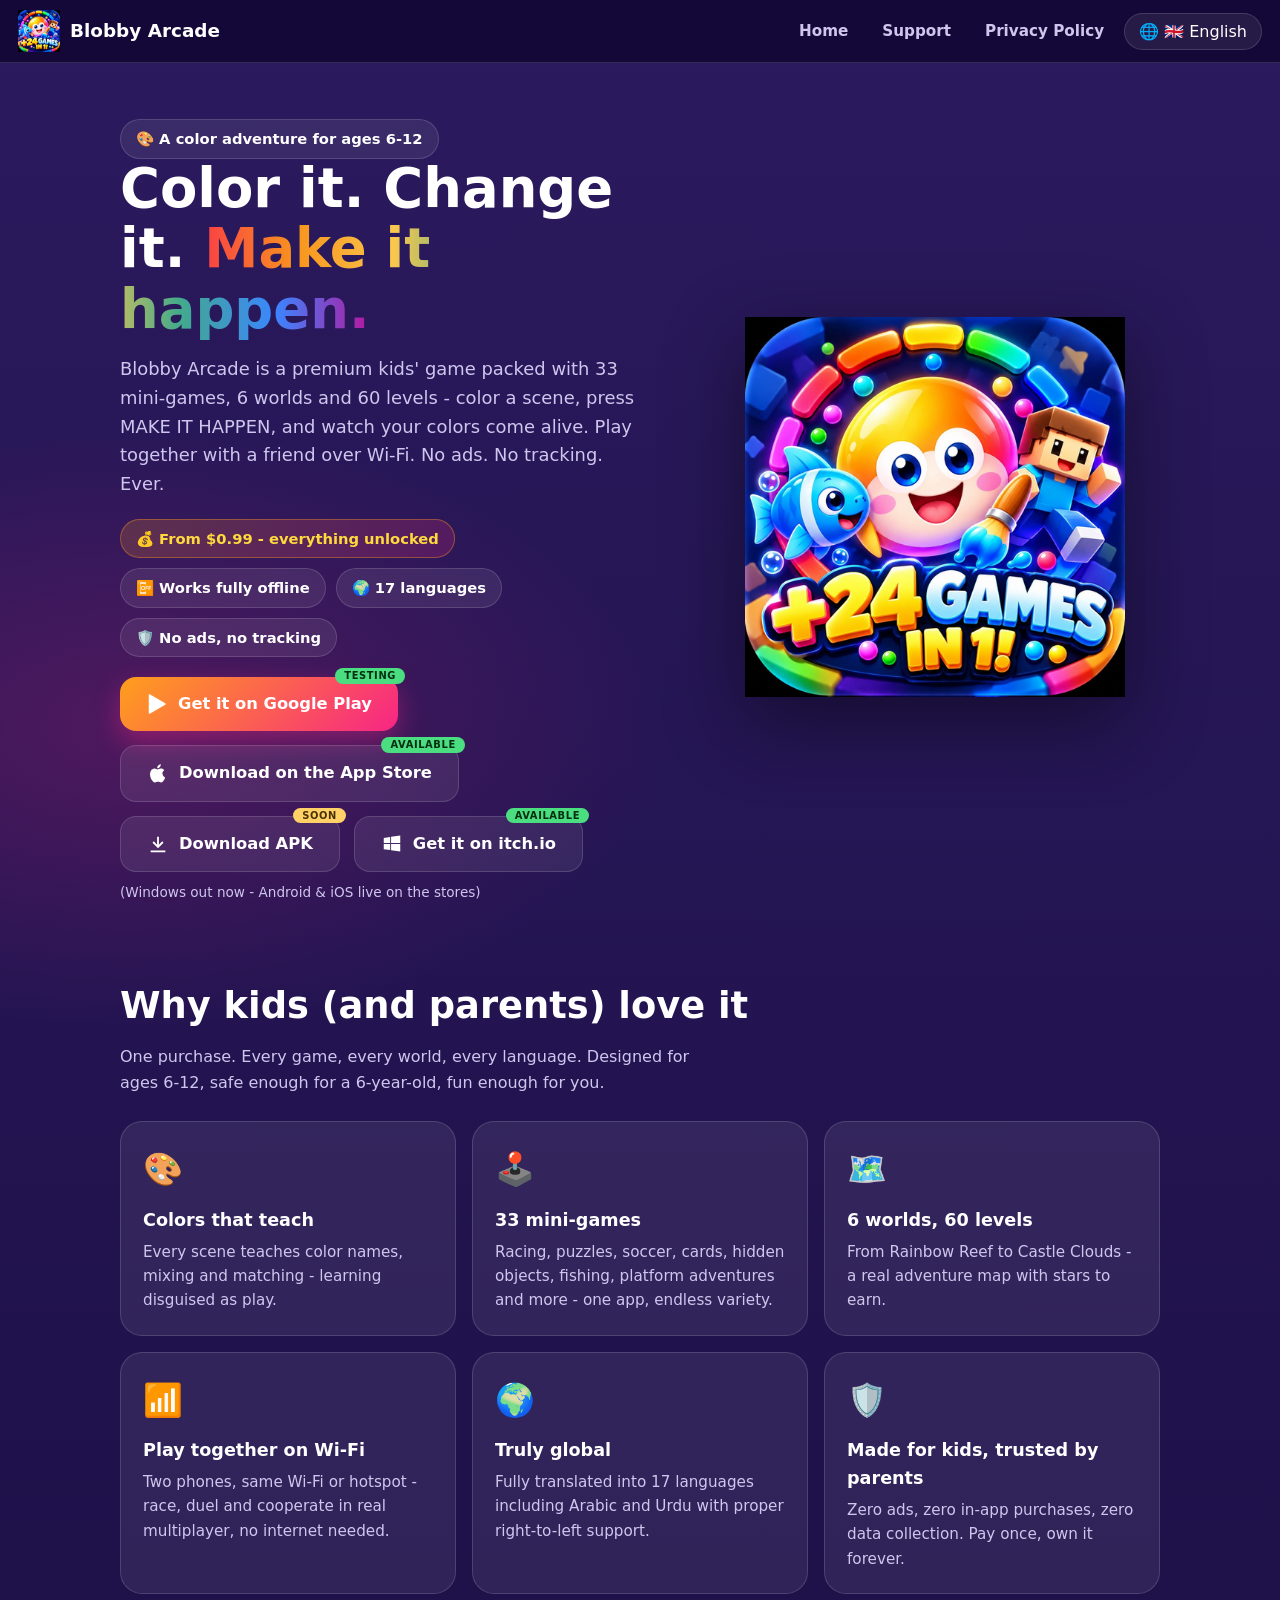
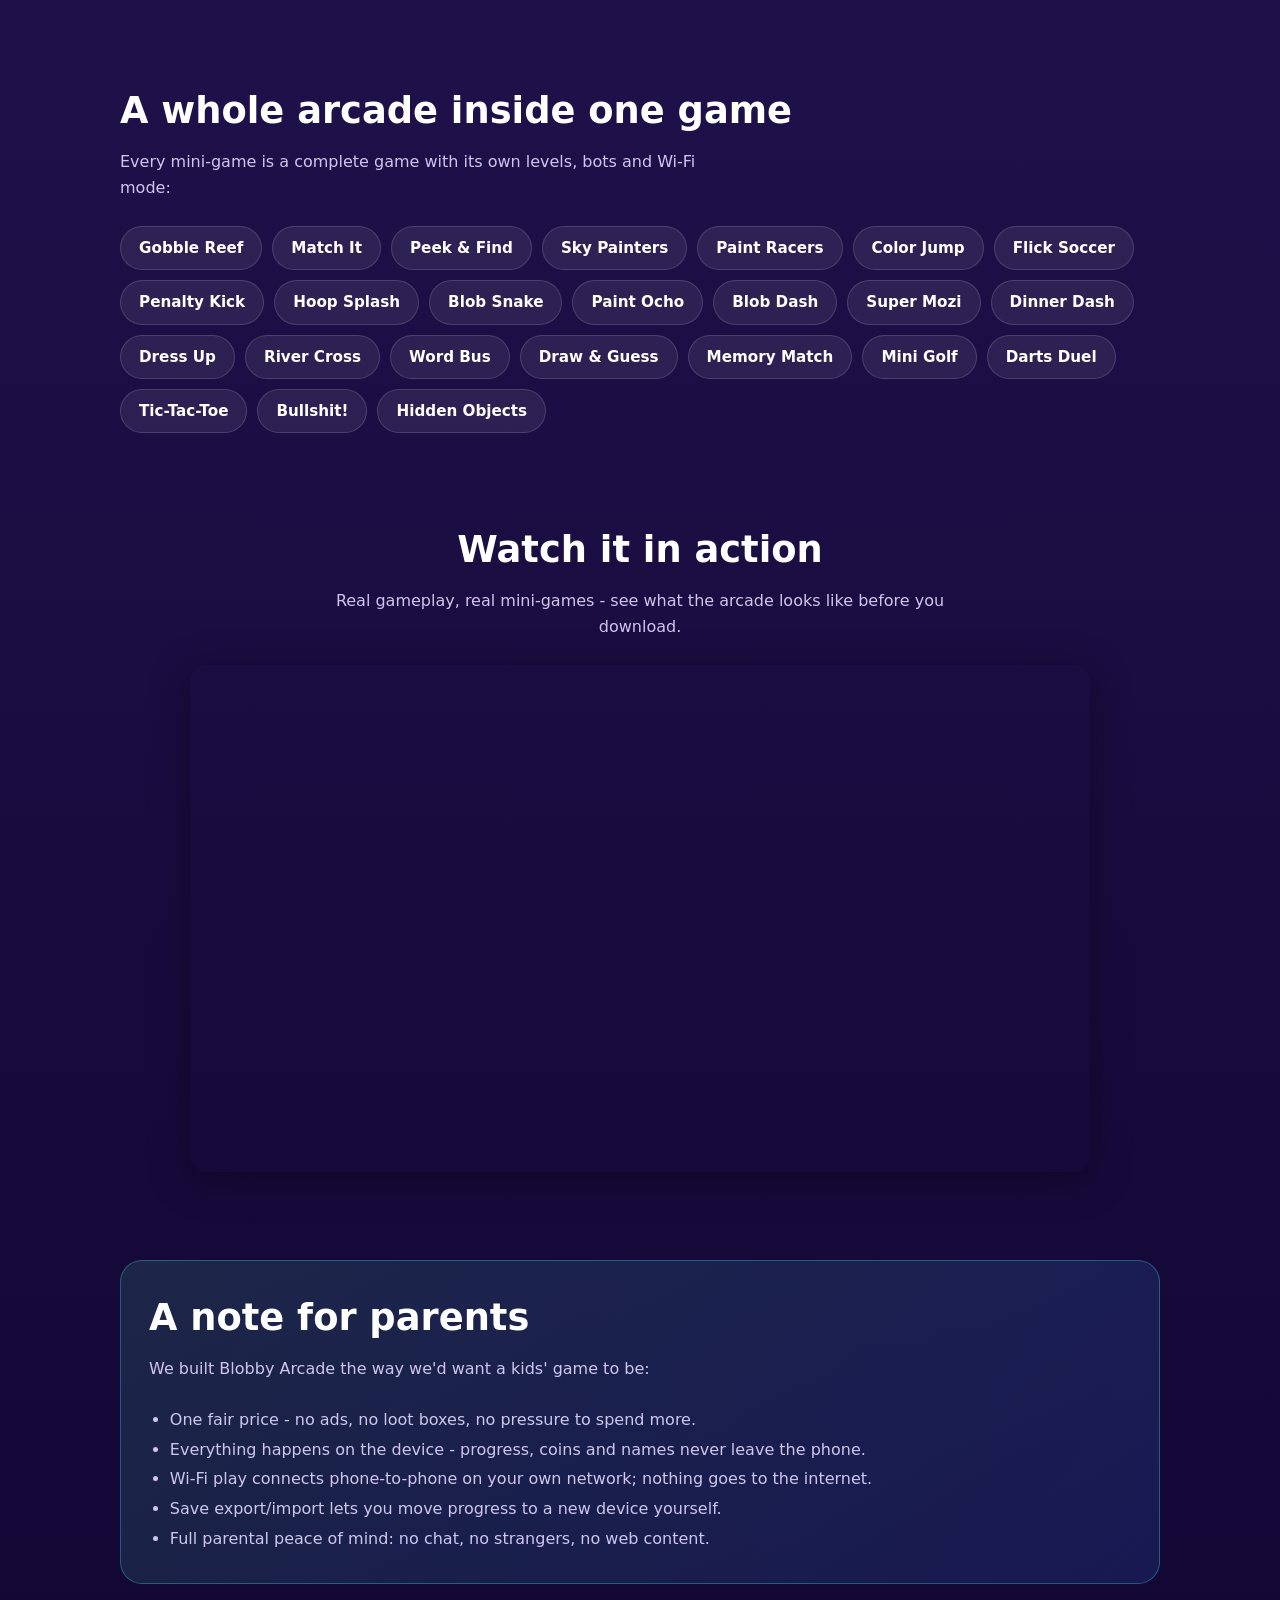
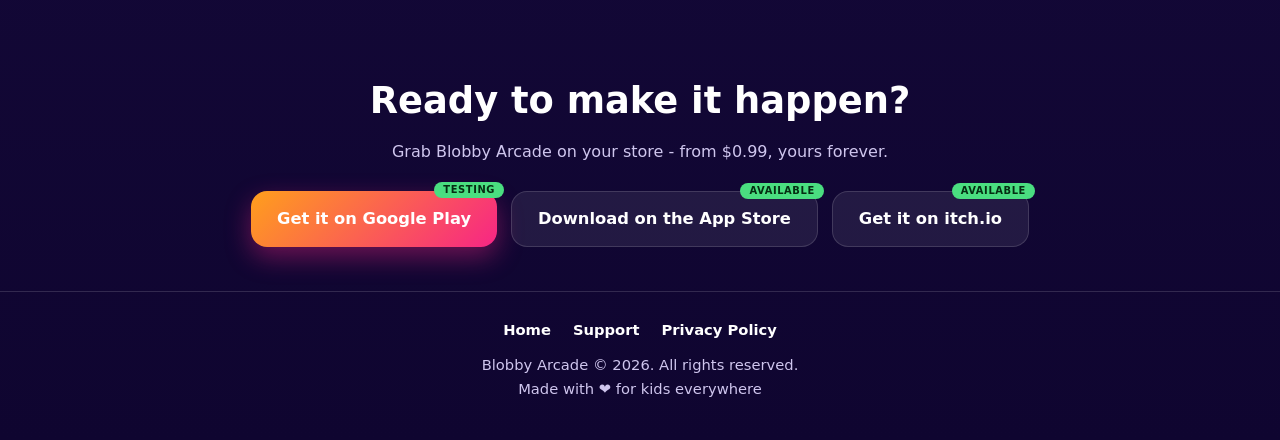
<file: index.html>
﻿<!DOCTYPE html>
<html lang="en" dir="ltr">
<head>
<meta charset="utf-8">
<meta name="viewport" content="width=device-width, initial-scale=1">
<title>Blobby Arcade: Mini Games | 33 Games in One, Offline, No Ads</title>
<meta name="description" content="Blobby Arcade: Mini Games - 33 mini games in one app. Paint, play and adventure together over Wi-Fi. 6 worlds, 60 levels, 17 languages. $0.99, no ads, no tracking.">
<meta name="keywords" content="mini games, arcade games, mini games collection, games in one, kids games no ads, offline games, blobby arcade, wifi multiplayer games, party games, 2 player games, color game for kids, games for 6 year old, games for 10 year old, local multiplayer games">
<meta name="theme-color" content="#2b1a5e">
<meta name="robots" content="index, follow">
<link rel="canonical" href="https://thetruth-alhaq.github.io/blobbyarcade/">
<!-- Open Graph -->
<meta property="og:type" content="website">
<meta property="og:title" content="Blobby Arcade: Mini Games">
<meta property="og:description" content="33 mini games in one app. Paint, play and adventure together over Wi-Fi. 6 worlds, 60 levels, 17 languages. $0.99 once - no ads, no tracking, ever.">
<meta property="og:image" content="logo.png">
<meta property="og:url" content="https://thetruth-alhaq.github.io/blobbyarcade/">
<meta name="twitter:card" content="summary">
<meta name="twitter:title" content="Blobby Arcade: Mini Games">
<meta name="twitter:description" content="33 mini games in one: paint, play and adventure together over Wi-Fi. 17 languages, zero ads. $0.99, yours forever.">
<link rel="icon" type="image/png" href="logo.png">
<link rel="apple-touch-icon" href="apple-touch-icon.png">
<link rel="stylesheet" href="style.css">
<!-- structured data for SEO -->
<script type="application/ld+json">
{
  "@context": "https://schema.org",
  "@type": "VideoGame",
  "name": "Blobby Arcade: Mini Games",
  "description": "33 mini games in one offline app. Paint, play and adventure together over Wi-Fi. 6 worlds, 60 levels, 17 languages.",
  "genre": ["Educational", "Puzzle", "Family"],
  "gamePlatform": ["Android", "iOS", "Windows"],
  "applicationCategory": "Game",
  "operatingSystem": ["Android", "iOS", "Windows"],
  "offers": { "@type": "Offer", "price": "0.99", "priceCurrency": "USD" },
  "audience": { "@type": "PeopleAudience", "suggestedMinAge": 6, "suggestedMaxAge": 12 },
  "inLanguage": ["en","ar","bn","de","es","fr","hi","id","it","ja","ms","nl","pt","ru","tr","ur","zh-CN"]
}
</script>
</head>
<body>

<header>
  <a class="brand" href="index.html">
    <img src="logo.png" alt="Blobby Arcade logo">
    <b>Blobby Arcade</b>
  </a>
  <nav>
    <a href="index.html" data-i18n="nav_home">Home</a>
    <a href="support.html" data-i18n="nav_support">Support</a>
    <a href="privacy.html" data-i18n="nav_privacy">Privacy Policy</a>
    <span class="lang-wrap">
      <button id="langBtn" type="button" aria-haspopup="listbox">🌐</button>
      <span id="langMenu" role="listbox" aria-label="Language"></span>
    </span>
  </nav>
</header>

<main>
  <!-- ============ HERO ============ -->
  <div class="hero">
    <div>
      <p class="pill" data-i18n="hero_kicker">🎨 A color adventure for ages 6-12</p>
      <h1 data-i18n-html="hero_title">Color it. Change it. <span class="rainbow">Make it happen.</span></h1>
      <p class="sub" data-i18n="hero_sub"></p>
      <div class="pill-row">
        <span class="pill price" data-i18n="pill_price"></span>
        <span class="pill" data-i18n="pill_offline"></span>
        <span class="pill" data-i18n="pill_langs"></span>
        <span class="pill" data-i18n="pill_safe"></span>
      </div>
      <div class="cta-row">
        <a class="btn primary" id="btnPlay" href="https://play.google.com/apps/internaltest/4700777222969196164" target="_blank" rel="noopener">
          <span class="tag avail">TESTING</span>
          <svg viewBox="0 0 24 24" fill="currentColor"><path d="M3 2.5v19c0 .8.9 1.3 1.6.9l16.4-9.5c.7-.4.7-1.4 0-1.8L4.6 1.6C3.9 1.2 3 1.7 3 2.5z"/></svg>
          <span data-i18n="cta_play">Get it on Google Play</span>
        </a>
        <a class="btn ghost" id="btnIos" href="https://apps.apple.com/app/id6824577203" target="_blank" rel="noopener">
          <span class="tag avail">AVAILABLE</span>
          <svg viewBox="0 0 24 24" fill="currentColor"><path d="M16.7 12.9c0-2.5 2-3.7 2.1-3.8-1.1-1.7-2.9-1.9-3.5-1.9-1.5-.2-2.9.9-3.7.9-.8 0-2-.9-3.3-.9-1.7 0-3.3 1-4.1 2.5-1.8 3.1-.5 7.7 1.3 10.2.8 1.2 1.8 2.5 3.2 2.4 1.3-.1 1.8-.8 3.3-.8s2 .8 3.3.8c1.4 0 2.3-1.2 3.1-2.4 1-1.5 1.4-2.9 1.4-3-.1 0-2.8-1.1-2.8-4zM14 5.4c.7-.8 1.1-1.9 1-3-1 0-2.1.7-2.8 1.5-.6.7-1.2 1.9-1 3 1.1.1 2.1-.6 2.8-1.5z"/></svg>
          <span data-i18n="cta_ios">Download on the App Store</span>
        </a>
        <a class="btn ghost" id="btnApk" href="#" rel="noopener">
          <span class="tag soon">SOON</span>
          <svg viewBox="0 0 24 24" fill="currentColor"><path d="M12 16.5l-6-6 1.4-1.4 3.6 3.6V4h2v8.7l3.6-3.6L18 10.5l-6 6zM4 19h16v2H4z"/></svg>
          <span data-i18n="cta_apk">Download APK</span>
        </a>
        <a class="btn ghost" id="btnWin" href="https://shegoztechnologies.itch.io/blobby-arcade" target="_blank" rel="noopener">
          <span class="tag avail">AVAILABLE</span>
          <svg viewBox="0 0 24 24" fill="currentColor"><path d="M3 5.35l7-1.05v6.7H3zM11 4.19l10-1.44v8.25H11zM3 11.9h7v6.75l-7-1.05zM11 11.9h10v8.25l-10-1.44z"/></svg>
          <span data-i18n="cta_win">Get it on itch.io</span>
        </a>
      </div>
      <p style="margin-top:10px;color:var(--ink-dim);font-size:0.85rem" data-i18n="cta_soon"></p>
    </div>
    <div style="text-align:center">
      <img class="hero-logo" src="logo.png" alt="Blobby Arcade - rainbow paint buddy with paintbrush">
    </div>
  </div>

  <!-- ============ FEATURES ============ -->
  <section>
    <h2 class="section-title" data-i18n="feat_title"></h2>
    <p class="section-sub" data-i18n="feat_sub"></p>
    <div class="grid">
      <div class="card"><span class="emoji">🎨</span><h3 data-i18n="f1t"></h3><p data-i18n="f1d"></p></div>
      <div class="card"><span class="emoji">🕹️</span><h3 data-i18n="f2t"></h3><p data-i18n="f2d"></p></div>
      <div class="card"><span class="emoji">🗺️</span><h3 data-i18n="f3t"></h3><p data-i18n="f3d"></p></div>
      <div class="card"><span class="emoji">📶</span><h3 data-i18n="f4t"></h3><p data-i18n="f4d"></p></div>
      <div class="card"><span class="emoji">🌍</span><h3 data-i18n="f5t"></h3><p data-i18n="f5d"></p></div>
      <div class="card"><span class="emoji">🛡️</span><h3 data-i18n="f6t"></h3><p data-i18n="f6d"></p></div>
    </div>
  </section>

  <!-- ============ GAMES ============ -->
  <section>
    <h2 class="section-title" data-i18n="games_title"></h2>
    <p class="section-sub" data-i18n="games_sub"></p>
    <div class="chips" data-i18n-chips="gchip"></div>
  </section>

  <!-- ============ TRAILER ============ -->
  <section style="text-align:center">
    <h2 class="section-title" data-i18n="trailer_title">Watch it in action</h2>
    <p class="section-sub" style="margin-inline:auto" data-i18n="trailer_sub">Real gameplay, real mini-games - see what the arcade looks like before you download.</p>
    <div class="video-wrap" style="position:relative;width:100%;max-width:900px;margin:0 auto;aspect-ratio:16/9;border-radius:16px;overflow:hidden;box-shadow:0 8px 40px rgba(0,0,0,.35)">
      <iframe src="https://www.youtube-nocookie.com/embed/2Xv6MHoP9A4?start=39&rel=0" title="Blobby Arcade gameplay trailer" style="position:absolute;inset:0;width:100%;height:100%;border:0" loading="lazy" allow="accelerometer; autoplay; clipboard-write; encrypted-media; gyroscope; picture-in-picture" allowfullscreen></iframe>
    </div>
  </section>

  <!-- ============ PARENTS ============ -->
  <section>
    <div class="parents">
      <h2 class="section-title" data-i18n="parents_title"></h2>
      <p class="section-sub" data-i18n="parents_sub"></p>
      <ul>
        <li data-i18n="p1"></li>
        <li data-i18n="p2"></li>
        <li data-i18n="p3"></li>
        <li data-i18n="p4"></li>
        <li data-i18n="p5"></li>
      </ul>
    </div>
  </section>

  <!-- ============ BOTTOM CTA ============ -->
  <section style="text-align:center">
    <h2 class="section-title" data-i18n="cta2_title"></h2>
    <p class="section-sub" style="margin-inline:auto" data-i18n="cta2_sub"></p>
    <div class="cta-row" style="justify-content:center">
      <a class="btn primary" href="https://play.google.com/apps/internaltest/4700777222969196164" target="_blank" rel="noopener"><span class="tag avail">TESTING</span><span data-i18n="cta_play">Get it on Google Play</span></a>
      <a class="btn ghost" href="https://apps.apple.com/app/id6824577203" target="_blank" rel="noopener"><span class="tag avail">AVAILABLE</span><span data-i18n="cta_ios">Download on the App Store</span></a>
      <a class="btn ghost" href="https://shegoztechnologies.itch.io/blobby-arcade" target="_blank" rel="noopener"><span class="tag avail">AVAILABLE</span><span data-i18n="cta_win">Get it on itch.io</span></a>
    </div>
  </section>
</main>

<footer>
  <div class="flinks">
    <a href="index.html" data-i18n="nav_home">Home</a>
    <a href="support.html" data-i18n="nav_support">Support</a>
    <a href="privacy.html" data-i18n="nav_privacy">Privacy Policy</a>
  </div>
  <p data-i18n="footer_rights"></p>
  <p data-i18n="made_with"></p>
</footer>

<script src="i18n.js"></script>
</body>
</html>
</file>
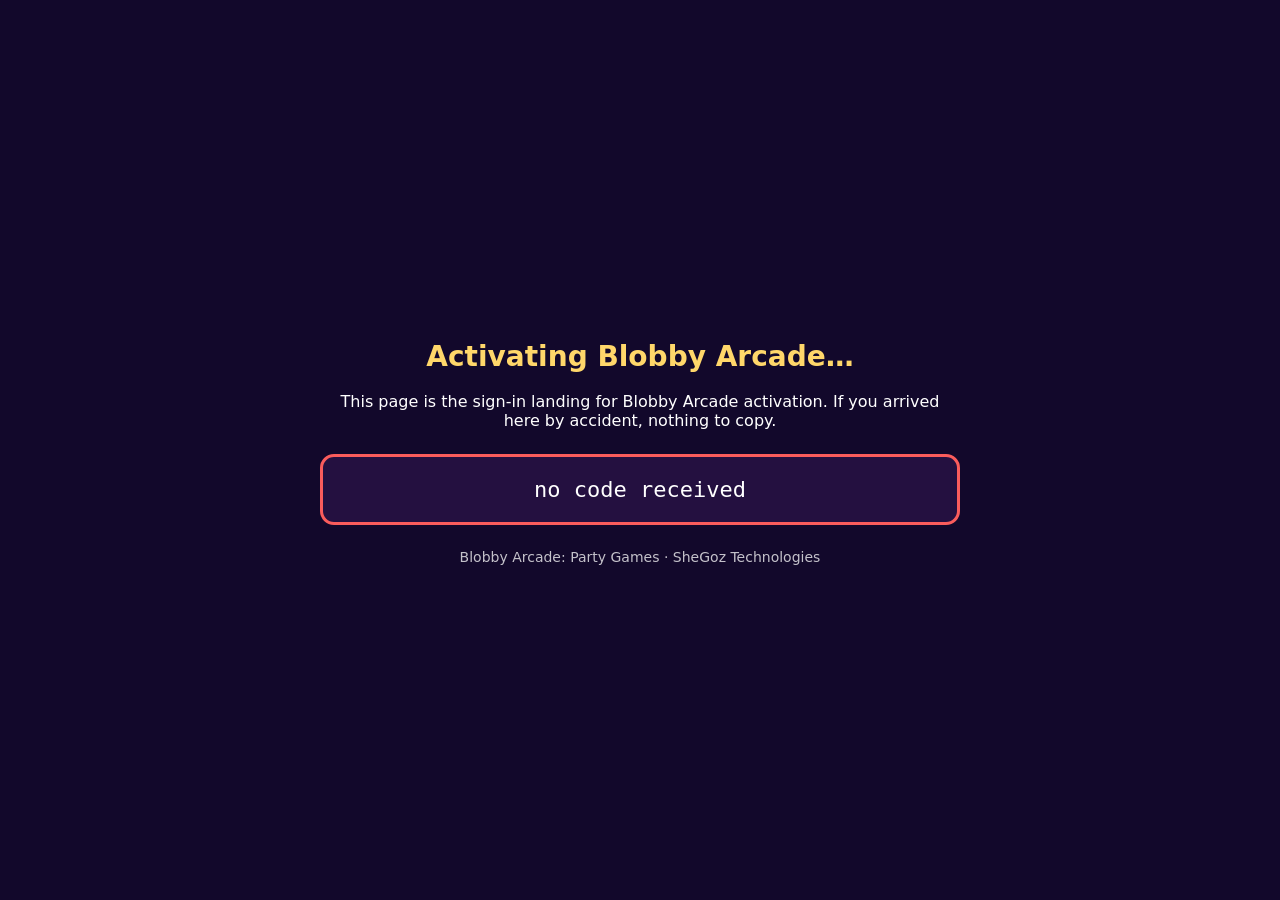
<file: activate.html>
<!DOCTYPE html>
<html lang="en">
<head>
<meta charset="utf-8">
<meta name="viewport" content="width=device-width, initial-scale=1">
<title>Blobby Arcade — Activate</title>
<style>
  body{margin:0;min-height:100vh;display:flex;align-items:center;justify-content:center;background:#12082b;color:#fff;font-family:system-ui,-apple-system,Segoe UI,Roboto,sans-serif}
  .card{max-width:640px;padding:40px;text-align:center}
  h1{font-size:28px;color:#ffd76a}
  .code{display:block;width:100%;margin:24px 0;padding:20px;font-size:22px;font-family:monospace;word-break:break-all;background:#241040;border:3px solid #fa5c5c;border-radius:14px;color:#fff;box-sizing:border-box}
  .btn{background:#fa5c5c;color:#fff;border:none;padding:14px 34px;font-size:18px;border-radius:12px;cursor:pointer;font-weight:700}
  .hint{opacity:.75;font-size:14px;margin-top:18px}
  .ok{color:#7be3a8}
</style>
</head>
<body>
<div class="card">
  <h1 id="t">Activating Blobby Arcade…</h1>
  <p id="msg">If this page has a code below, copy it and paste it into the game's activation box.</p>
  <div class="code" id="code">…</div>
  <button class="btn" id="copy" onclick="copyCode()">Copy code</button>
  <p class="hint">Blobby Arcade: Party Games · SheGoz Technologies</p>
</div>
<script>
var code = "";
// PKCE authorization-code flow: ?code=XXX arrives as a query param.
var q = new URLSearchParams(location.search);
code = q.get("code") || "";
// implicit flow (older clients): #access_token=YYY in the hash.
if (!code && location.hash) {
  var h = new URLSearchParams(location.hash.slice(1));
  code = h.get("access_token") || "";
}
if (code) {
  document.getElementById("code").textContent = code;
  document.getElementById("t").textContent = "Almost done!";
} else {
  document.getElementById("code").textContent = "no code received";
  document.getElementById("msg").textContent =
    "This page is the sign-in landing for Blobby Arcade activation. " +
    "If you arrived here by accident, nothing to copy.";
  document.getElementById("copy").style.display = "none";
}
function copyCode() {
  navigator.clipboard.writeText(code).then(function () {
    var b = document.getElementById("copy");
    b.textContent = "Copied! Paste it in the game";
    b.className = "btn ok";
  });
}
</script>
</body>
</html>
</file>
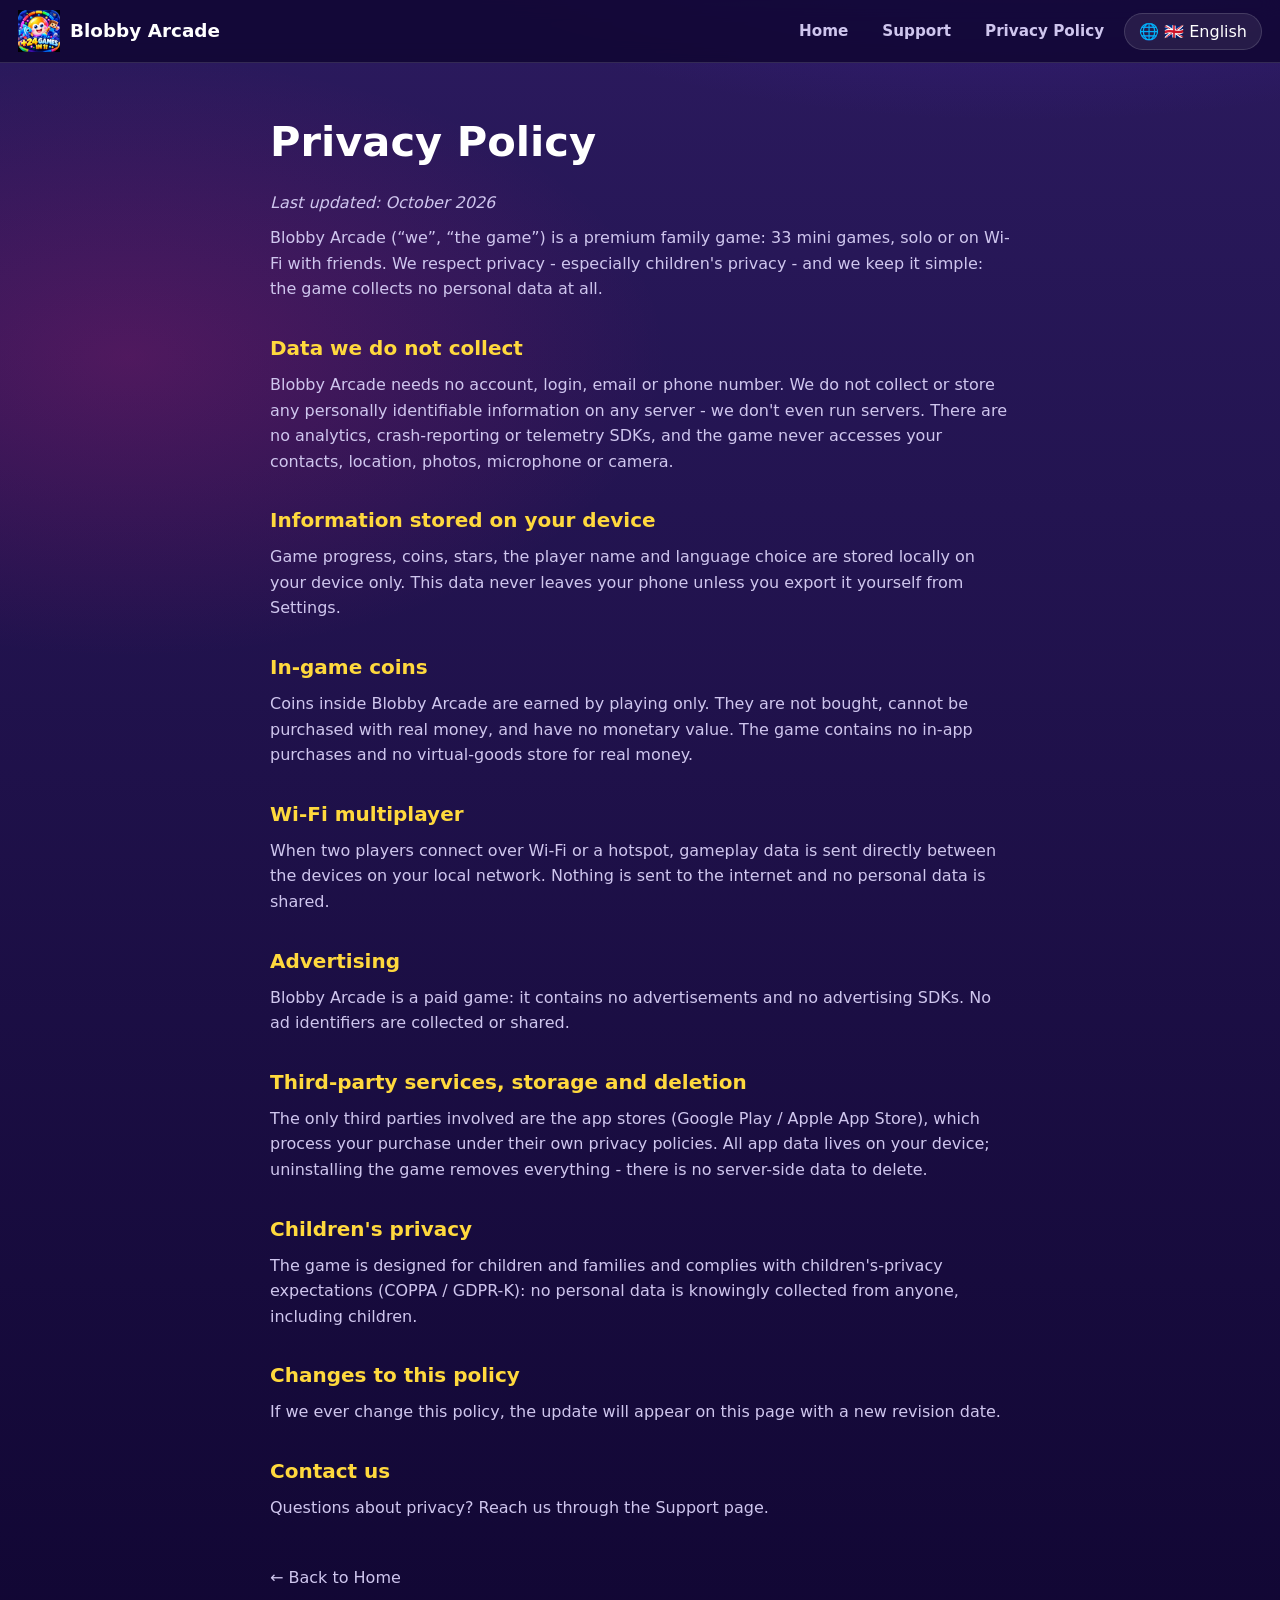
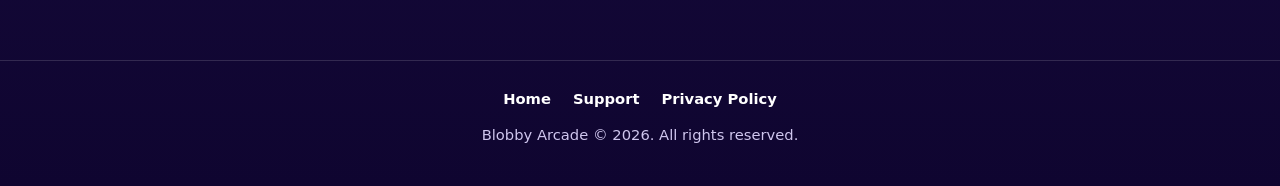
<file: privacy.html>
﻿<!DOCTYPE html>
<html lang="en" dir="ltr">
<head>
<meta charset="utf-8">
<meta name="viewport" content="width=device-width, initial-scale=1">
<title>Privacy Policy - Blobby Arcade</title>
<meta name="description" content="Blobby Arcade privacy policy: no data collection, no ads, no tracking. Fully offline kids' game. COPPA / GDPR-K friendly.">
<meta name="theme-color" content="#2b1a5e">
<link rel="icon" type="image/svg+xml" href="logo.png">
<link rel="stylesheet" href="style.css">
</head>
<body>

<header>
  <a class="brand" href="index.html">
    <img src="logo.png" alt="Blobby Arcade logo">
    <b>Blobby Arcade</b>
  </a>
  <nav>
    <a href="index.html" data-i18n="nav_home">Home</a>
    <a href="support.html" data-i18n="nav_support">Support</a>
    <a href="privacy.html" data-i18n="nav_privacy">Privacy Policy</a>
    <span class="lang-wrap">
      <button id="langBtn" type="button" aria-haspopup="listbox">🌐</button>
      <span id="langMenu" role="listbox" aria-label="Language"></span>
    </span>
  </nav>
</header>

<main class="page">
  <h1 data-i18n="priv_title">Privacy Policy</h1>
  <p><em data-i18n="priv_updated"></em></p>
  <p data-i18n="priv_intro"></p>

  <h2 data-i18n="s1t"></h2><p data-i18n="s1d"></p>
  <h2 data-i18n="s2t"></h2><p data-i18n="s2d"></p>
  <h2 data-i18n="s3t"></h2><p data-i18n="s3d"></p>
  <h2 data-i18n="s4t"></h2><p data-i18n="s4d"></p>
  <h2 data-i18n="s5t"></h2><p data-i18n="s5d"></p>
  <h2 data-i18n="s6t"></h2><p data-i18n="s6d"></p>
  <h2 data-i18n="s7t"></h2><p data-i18n="s7d"></p>
  <h2 data-i18n="s8t"></h2><p data-i18n="s8d"></p>
  <h2 data-i18n="s9t"></h2><p data-i18n="s9d"></p>

  <a class="back" href="index.html" data-i18n="back_home">← Back to Home</a>
</main>

<footer>
  <div class="flinks">
    <a href="index.html" data-i18n="nav_home">Home</a>
    <a href="support.html" data-i18n="nav_support">Support</a>
    <a href="privacy.html" data-i18n="nav_privacy">Privacy Policy</a>
  </div>
  <p data-i18n="footer_rights"></p>
</footer>

<script src="i18n.js"></script>
</body>
</html>
</file>
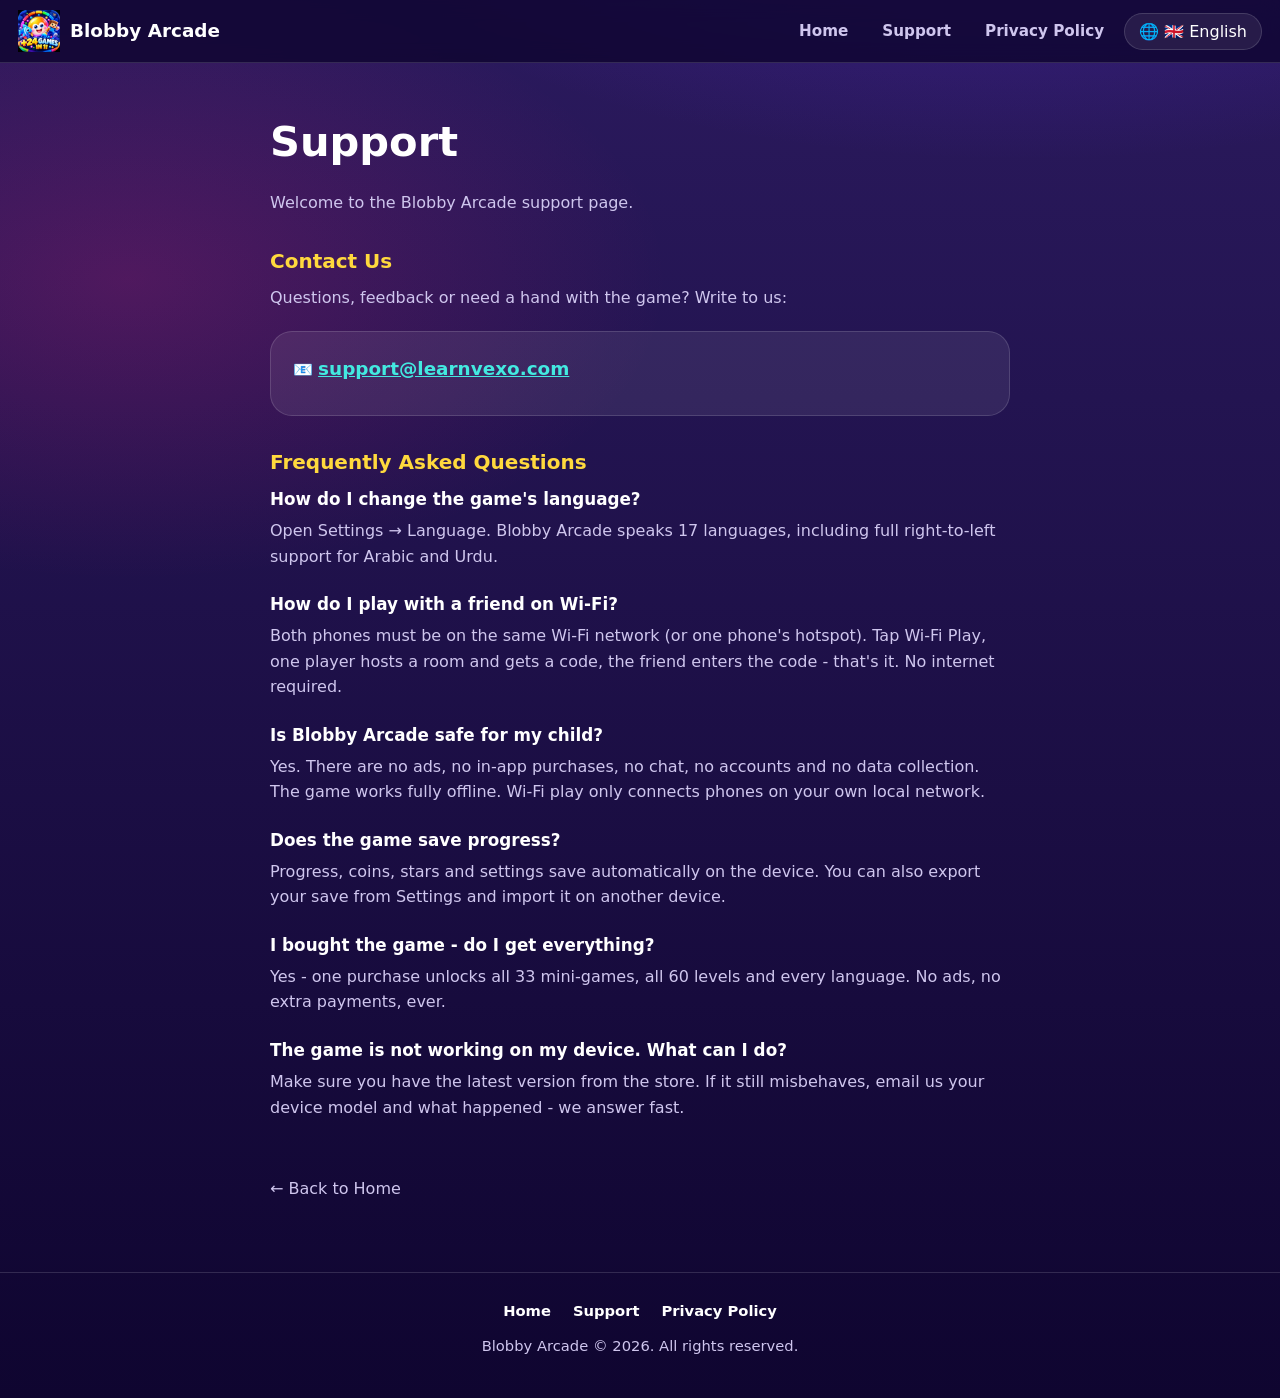
<file: support.html>
﻿<!DOCTYPE html>
<html lang="en" dir="ltr">
<head>
<meta charset="utf-8">
<meta name="viewport" content="width=device-width, initial-scale=1">
<title>Support - Blobby Arcade</title>
<meta name="description" content="Blobby Arcade support: contact us, FAQs about languages, Wi-Fi multiplayer, saves and device help.">
<meta name="theme-color" content="#2b1a5e">
<link rel="icon" type="image/svg+xml" href="logo.png">
<link rel="stylesheet" href="style.css">
</head>
<body>

<header>
  <a class="brand" href="index.html">
    <img src="logo.png" alt="Blobby Arcade logo">
    <b>Blobby Arcade</b>
  </a>
  <nav>
    <a href="index.html" data-i18n="nav_home">Home</a>
    <a href="support.html" data-i18n="nav_support">Support</a>
    <a href="privacy.html" data-i18n="nav_privacy">Privacy Policy</a>
    <span class="lang-wrap">
      <button id="langBtn" type="button" aria-haspopup="listbox">🌐</button>
      <span id="langMenu" role="listbox" aria-label="Language"></span>
    </span>
  </nav>
</header>

<main class="page">
  <h1 data-i18n="support_title">Support</h1>
  <p>Welcome to the Blobby Arcade support page.</p>

  <h2 data-i18n="contact_title">Contact Us</h2>
  <p data-i18n="contact_sub"></p>
  <div class="contact-box">
    <p>📧 <a href="mailto:support@learnvexo.com">support@learnvexo.com</a></p>
  </div>

  <h2 data-i18n="faq_title">Frequently Asked Questions</h2>

  <div class="faq-item"><h3 data-i18n="q1"></h3><p data-i18n="a1"></p></div>
  <div class="faq-item"><h3 data-i18n="q2"></h3><p data-i18n="a2"></p></div>
  <div class="faq-item"><h3 data-i18n="q3"></h3><p data-i18n="a3"></p></div>
  <div class="faq-item"><h3 data-i18n="q4"></h3><p data-i18n="a4"></p></div>
  <div class="faq-item"><h3 data-i18n="q5"></h3><p data-i18n="a5"></p></div>
  <div class="faq-item"><h3 data-i18n="q6"></h3><p data-i18n="a6"></p></div>

  <a class="back" href="index.html" data-i18n="back_home">← Back to Home</a>
</main>

<footer>
  <div class="flinks">
    <a href="index.html" data-i18n="nav_home">Home</a>
    <a href="support.html" data-i18n="nav_support">Support</a>
    <a href="privacy.html" data-i18n="nav_privacy">Privacy Policy</a>
  </div>
  <p data-i18n="footer_rights"></p>
</footer>

<script src="i18n.js"></script>
</body>
</html>
</file>
<file: style.css>
/* ============================================================
   Color Quest - site stylesheet
   RTL-safe: all layout uses logical properties / flex / grid.
   ============================================================ */
:root {
  --bg1: #2b1a5e;
  --bg2: #0f0530;
  --card: rgba(255, 255, 255, 0.08);
  --card-border: rgba(255, 255, 255, 0.14);
  --ink: #ffffff;
  --ink-dim: #cfc6ee;
  --accent: #ffd93d;
  --accent2: #ff6d8d;
  --accent3: #43e9e0;
  --accent4: #43aa8b;
  --btn: linear-gradient(135deg, #ff9f1c, #f72585);
  --radius: 22px;
  --font: "Segoe UI", "Noto Sans", "Noto Sans Arabic", "Noto Sans Bengali",
          "Noto Sans Devanagari", "Noto Sans JP", "Noto Sans SC", system-ui,
          sans-serif;
}

* { box-sizing: border-box; margin: 0; padding: 0; }

html { scroll-behavior: smooth; }

body {
  font-family: var(--font);
  color: var(--ink);
  background:
    radial-gradient(1200px 500px at 80% -10%, #5f2eea55, transparent 60%),
    radial-gradient(900px 500px at 10% 20%, #f7258533, transparent 60%),
    linear-gradient(180deg, var(--bg1), var(--bg2));
  min-height: 100vh;
  line-height: 1.6;
}

a { color: var(--accent3); }

/* ---------- header ---------- */
header {
  position: sticky;
  top: 0;
  z-index: 50;
  display: flex;
  align-items: center;
  gap: 12px;
  padding: 10px 18px;
  background: rgba(15, 5, 48, 0.82);
  backdrop-filter: blur(10px);
  border-bottom: 1px solid var(--card-border);
}
.brand { display: flex; align-items: center; gap: 10px; text-decoration: none; }
.brand img { width: 42px; height: 42px; }
.brand b { font-size: 1.15rem; color: var(--ink); }
nav { margin-inline-start: auto; display: flex; align-items: center; gap: 6px; flex-wrap: wrap; }
nav a {
  color: var(--ink-dim);
  text-decoration: none;
  padding: 8px 14px;
  border-radius: 999px;
  font-weight: 600;
  font-size: 0.95rem;
}
nav a:hover { color: var(--ink); background: var(--card); }

/* ---------- language picker ---------- */
.lang-wrap { position: relative; }
#langBtn {
  display: flex; align-items: center; gap: 7px;
  background: var(--card);
  border: 1px solid var(--card-border);
  color: var(--ink);
  border-radius: 999px;
  padding: 8px 14px;
  font-size: 1rem;
  cursor: pointer;
  font-family: inherit;
}
#langBtn:hover { background: rgba(255,255,255,0.16); }
#langMenu {
  position: absolute;
  inset-inline-end: 0;
  top: calc(100% + 8px);
  width: 230px;
  max-height: 60vh;
  overflow-y: auto;
  background: #241455;
  border: 1px solid var(--card-border);
  border-radius: 14px;
  padding: 6px;
  display: none;
  box-shadow: 0 14px 40px rgba(0,0,0,0.5);
}
#langMenu.open { display: block; }
#langMenu button {
  display: flex; align-items: center; gap: 10px;
  width: 100%;
  padding: 10px 12px;
  border: 0;
  background: transparent;
  color: var(--ink);
  border-radius: 9px;
  font-size: 0.95rem;
  cursor: pointer;
  text-align: start;
  font-family: inherit;
}
#langMenu button:hover { background: rgba(255,255,255,0.12); }
#langMenu button.active { background: rgba(67,233,224,0.18); color: var(--accent3); }
#langMenu .flag { font-size: 1.15rem; }

/* ---------- hero ---------- */
.hero {
  max-width: 1080px;
  margin: 0 auto;
  padding: 56px 20px 30px;
  display: grid;
  grid-template-columns: 1.1fr 0.9fr;
  gap: 40px;
  align-items: center;
}
@media (max-width: 780px) {
  .hero { grid-template-columns: 1fr; text-align: center; padding-top: 36px; }
  .hero .cta-row, .hero .pill-row { justify-content: center; }
}
.hero-logo {
  width: min(380px, 78vw);
  filter: drop-shadow(0 24px 40px rgba(0,0,0,0.45));
  animation: float 5s ease-in-out infinite;
}
@keyframes float {
  0%, 100% { transform: translateY(0) rotate(-2deg); }
  50%      { transform: translateY(-16px) rotate(2deg); }
}
.hero h1 {
  font-size: clamp(2.1rem, 5.4vw, 3.4rem);
  line-height: 1.12;
  margin-bottom: 14px;
}
.hero h1 .rainbow {
  background: linear-gradient(90deg,#f94144,#f8961e,#f9c74f,#43aa8b,#3a86ff,#b5179e);
  -webkit-background-clip: text;
  background-clip: text;
  color: transparent;
}
.hero p.sub { color: var(--ink-dim); font-size: 1.12rem; max-width: 46ch; }
@media (max-width: 780px) { .hero p.sub { margin-inline: auto; } }

.pill-row { display: flex; gap: 10px; flex-wrap: wrap; margin: 20px 0; }
.pill {
  display: inline-flex; align-items: center; gap: 7px;
  background: var(--card);
  border: 1px solid var(--card-border);
  border-radius: 999px;
  padding: 7px 15px;
  font-weight: 600;
  font-size: 0.92rem;
  color: var(--ink);
}
.pill.price { background: linear-gradient(135deg,#f8961e33,#f7258533); border-color: #f8961e66; color: var(--accent); }

.cta-row { display: flex; gap: 14px; flex-wrap: wrap; margin-top: 8px; }
.btn {
  display: inline-flex; align-items: center; gap: 10px;
  padding: 14px 26px;
  border-radius: 16px;
  font-weight: 800;
  font-size: 1.02rem;
  text-decoration: none;
  color: #fff;
  border: 0;
  cursor: pointer;
  font-family: inherit;
}
.btn.primary { background: var(--btn); box-shadow: 0 10px 26px rgba(247,37,133,0.4); }
.btn.ghost { background: var(--card); border: 1px solid var(--card-border); }
.btn.primary:hover { transform: translateY(-2px); box-shadow: 0 14px 32px rgba(247,37,133,0.55); }
.btn.ghost:hover { transform: translateY(-2px); }
.btn svg { width: 22px; height: 22px; }
/* store-status tag on a CTA button (SOON / AVAILABLE) */
.btn { position: relative; }
.btn .tag {
  position: absolute; top: -9px; inset-inline-end: -7px;
  font-size: 0.62rem; font-weight: 900; letter-spacing: 0.06em;
  padding: 3px 9px; border-radius: 999px; line-height: 1;
}
.btn .tag.soon  { background: #ffd166; color: #4a3200; }
.btn .tag.avail { background: #4ade80; color: #052e12; }

/* ---------- sections ---------- */
section { max-width: 1080px; margin: 0 auto; padding: 44px 20px; }
h2.section-title { font-size: clamp(1.6rem, 3.4vw, 2.3rem); margin-bottom: 8px; }
p.section-sub { color: var(--ink-dim); margin-bottom: 26px; max-width: 60ch; }

.grid { display: grid; grid-template-columns: repeat(3, 1fr); gap: 16px; }
@media (max-width: 860px) { .grid { grid-template-columns: repeat(2, 1fr); } }
@media (max-width: 560px) { .grid { grid-template-columns: 1fr; } }

.card {
  background: var(--card);
  border: 1px solid var(--card-border);
  border-radius: var(--radius);
  padding: 22px;
  transition: transform 0.18s ease, background 0.18s ease;
}
.card:hover { transform: translateY(-4px); background: rgba(255,255,255,0.13); }
.card .emoji { font-size: 2rem; display: block; margin-bottom: 10px; }
.card h3 { font-size: 1.1rem; margin-bottom: 6px; }
.card p { color: var(--ink-dim); font-size: 0.95rem; }

/* game chips */
.chips { display: flex; flex-wrap: wrap; gap: 10px; }
.chip {
  background: var(--card);
  border: 1px solid var(--card-border);
  border-radius: 999px;
  padding: 9px 18px;
  font-weight: 600;
  font-size: 0.95rem;
}

/* parents strip */
.parents {
  background: linear-gradient(135deg, rgba(67,170,139,0.18), rgba(58,134,255,0.14));
  border: 1px solid rgba(67,233,224,0.3);
  border-radius: var(--radius);
  padding: 28px;
}
.parents ul { margin-inline-start: 1.3em; color: var(--ink-dim); }
.parents li { margin: 4px 0; }

/* ---------- faq / text pages ---------- */
.page { max-width: 780px; margin: 0 auto; padding: 46px 20px 70px; }
.page h1 { font-size: clamp(1.8rem, 4vw, 2.6rem); margin-bottom: 14px; }
.page h2 { font-size: 1.25rem; margin: 30px 0 8px; color: var(--accent); }
.page p, .page li { color: var(--ink-dim); margin-bottom: 10px; }
.page ul { margin-inline-start: 1.3em; }
.page a.back { display: inline-block; margin-top: 34px; color: var(--ink-dim); text-decoration: none; }
.page a.back:hover { color: var(--ink); }
.faq-item { margin-bottom: 22px; }
.faq-item h3 { font-size: 1.05rem; margin-bottom: 5px; color: var(--ink); }
.contact-box {
  background: var(--card);
  border: 1px solid var(--card-border);
  border-radius: var(--radius);
  padding: 22px;
  margin: 20px 0 10px;
}
.contact-box a { font-size: 1.15rem; font-weight: 700; }

/* ---------- footer ---------- */
footer {
  border-top: 1px solid var(--card-border);
  padding: 26px 20px 40px;
  text-align: center;
  color: var(--ink-dim);
  font-size: 0.92rem;
}
footer .flinks { display: flex; gap: 22px; justify-content: center; margin-bottom: 12px; flex-wrap: wrap; }
footer .flinks a { color: var(--ink); text-decoration: none; font-weight: 600; }
footer .flinks a:hover { color: var(--accent3); }

/* small screens */
@media (max-width: 560px) {
  nav a { padding: 7px 10px; font-size: 0.88rem; }
  .brand b { font-size: 1rem; }
  .btn { width: 100%; justify-content: center; }
}
</file>
